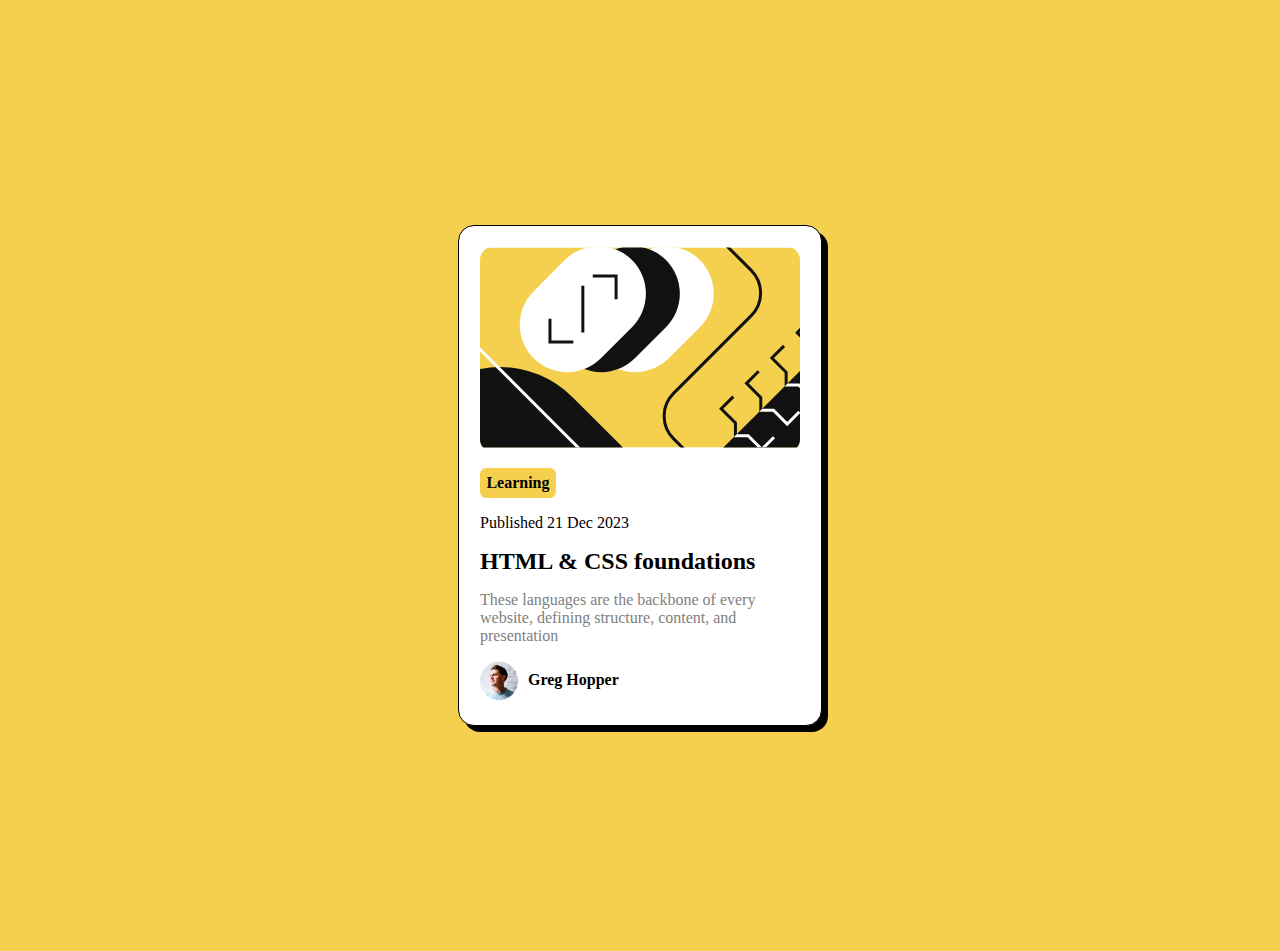
<file: index.html>
<!DOCTYPE html>
<html lang="en">
  <head>
    <title>Frontend Mentor | Blog preview card</title>
    <meta charset="UTF-8" />
    <meta name="description" content="" />
    <meta name="viewport" content="width=device-width, initial-scale=1.0" />
    <link rel="stylesheet" href="Style.css" />
    <link
      rel="shortcut icon"
      href="images/favicon-32x32.png"
      type="image/x-icon"
    />
  </head>
  <body>
    <main id="flex-container">
      <div id="flex-item1">
        <img
          id="article"
          src="images/illustration-article.svg"
          alt="illustration-article"
        />
      </div>
      <div id="flex-item2">
        <p id="flex-items1"><strong>Learning</strong></p>
        <p id="flex-items2">Published 21 Dec 2023</p>
        <h2>HTML & CSS foundations</h2>
        <p id="flex-items3">
          These languages are the backbone of every website, defining structure,
          content, and presentation
        </p>
      </div>
      <div id="flex-item3">
        <div>
          <img id="icon" src="images/image-avatar.webp" alt="image-avatar" />
        </div>
        <div>
          <p id="last-paragraph"><strong>Greg Hopper</strong></p>
        </div>
      </div>
    </main>
  </body>
</html>
</file>
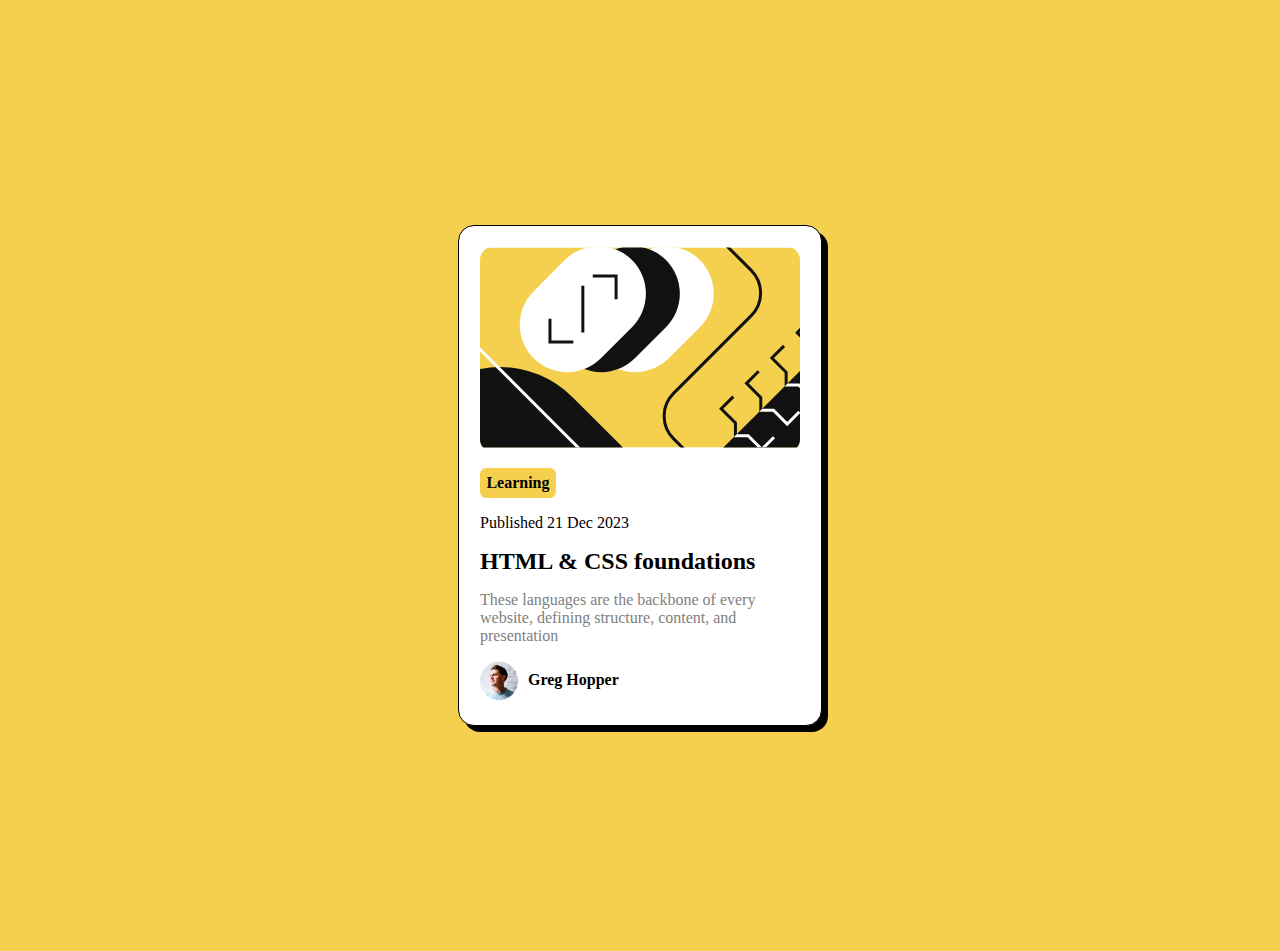
<file: blog-preview.html>
<!DOCTYPE html>
<html lang="en">
  <head>
    <title>Frontend Mentor | Blog preview card</title>
    <meta charset="UTF-8">
    <meta name="viewport" content="width=device-width, initial-scale=1.0" />
    <link rel="stylesheet" href="Style.css" />
    <link
      rel="shortcut icon"
      href="images/favicon-32x32.png"
      type="image/x-icon"
    />
  </head>
  <body>
    <div id="flex-container">
      <div id="flex-item1">
        <img
          id="article"
          src="images/illustration-article.svg"
          alt="illustration-article"
        />
      </div>
      <div id="flex-item2">
        <p id="flex-items1"><strong>Learning</strong></p>
        <p id="flex-items2">Published 21 Dec 2023</p>
        <h2>HTML & CSS foundations</h2>
        <p id="flex-items3">
          These languages are the backbone of every website, defining structure,
          content, and presentation
        </p>
      </div>
      <div id="flex-item3">
        <div>
          <img id="icon" src="images/image-avatar.webp" alt="image-avatar" />
        </div>
        <div>
          <p id="last-paragraph"><strong>Greg Hopper</strong></p>
        </div>
      </div>
    </div>
  </body>
</html>
</file>
<file: Style.css>
* {
  margin: 0;
  padding: 0;
}

body {
  padding: 1.6rem;
  background-color: hsl(47, 88%, 63%);
  display: flex;
  align-items: center;
  height: 90dvh;
}

#flex-container {
  padding: 1.3rem;
  border: 1px solid;
  border-radius: 1rem;
  background-color: hsl(0, 0%, 100%);
  box-shadow: 6px 6px;
  margin: auto;
  max-width: 20rem;
}

#flex-item1 {
  overflow: hidden;
  border-radius: 0.8rem;
}

#flex-items1 {
  margin: 1rem 0;
  display: inline-block;
  padding: 0.4rem;
  border-radius: 0.4rem;
  background-color: hsl(47, 88%, 63%);
}

p {
  padding: 0 0 1rem 0;
}

h2 {
  padding: 0 0 1rem 0;
}

#flex-items3 {
  color: hsl(0, 0%, 50%);
}

#flex-item3 {
  display: flex;
}

#icon {
  width: 2.4rem;
  margin-right: 0.6rem;
}

#last-paragraph {
  padding: 10px 0;
}

h2:hover {
  color: hsl(47, 88%, 63%);
  cursor: pointer;
}

@media screen and (min-width: 1024px) {
  body {
    display: flex;
    justify-content: center;
    height: 100dvh;
    align-items: center;
  }

  #flex-container {
    width: 20rem;
  }
}
</file>
